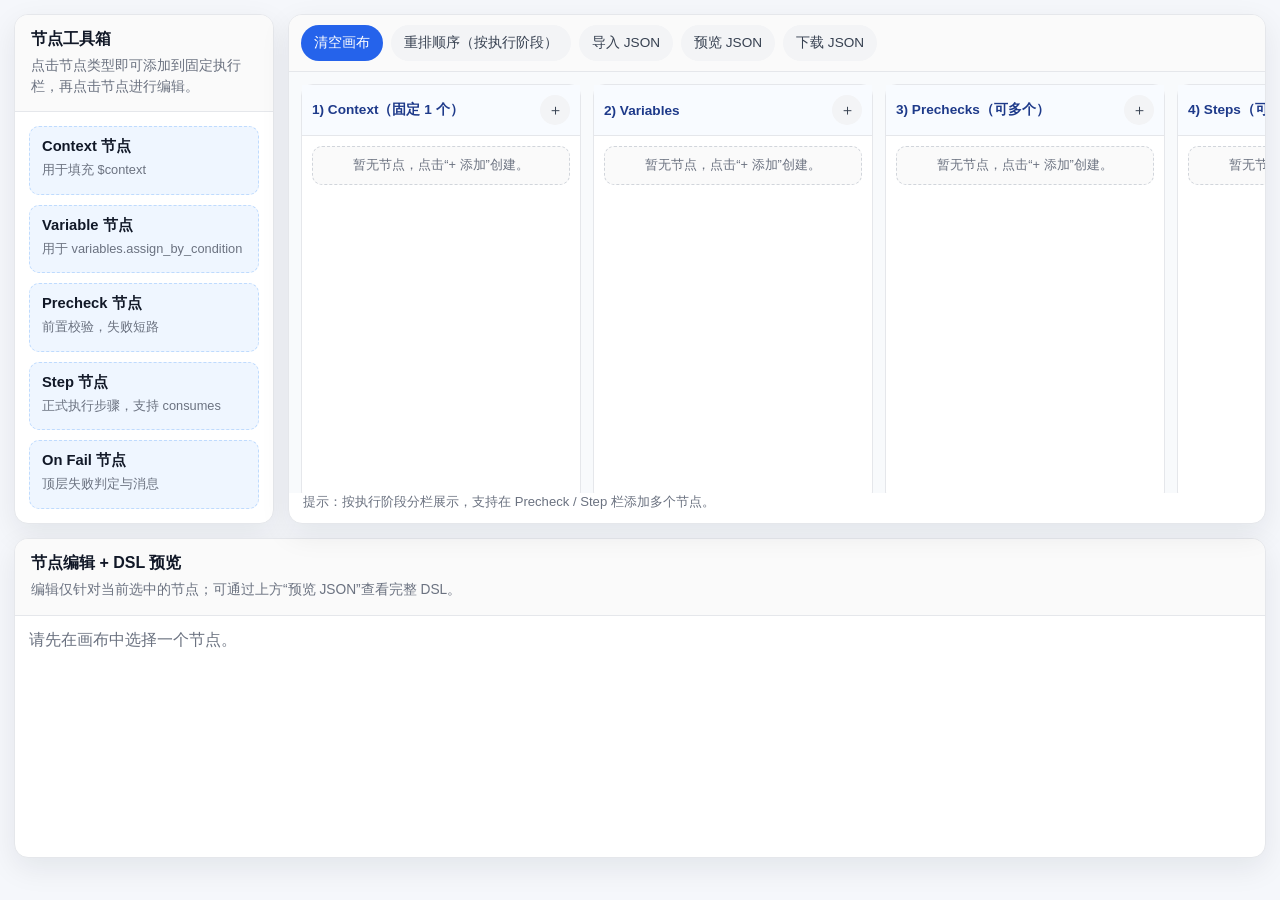
<file: playground/exec_dsl_flow_designer.html>
<!DOCTYPE html>
<html lang="zh-CN">
<head>
  <meta charset="UTF-8" />
  <meta name="viewport" content="width=device-width, initial-scale=1.0" />
  <title>ExecDSL 流程图式设计器（实验版）</title>
  <style>
    :root {
      --bg: #f5f7fb;
      --panel: #ffffff;
      --line: #e5e7eb;
      --text: #111827;
      --muted: #6b7280;
      --accent: #2563eb;
      --accent-soft: #dbeafe;
      --danger: #dc2626;
      --success: #16a34a;
      --shadow: 0 10px 30px rgba(15, 23, 42, 0.08);
      --radius: 14px;
    }

    * { box-sizing: border-box; }

    body {
      margin: 0;
      font-family: "Inter", "PingFang SC", "Microsoft YaHei", sans-serif;
      color: var(--text);
      background: var(--bg);
    }

    .app {
      display: grid;
      grid-template-columns: minmax(240px, 280px) minmax(0, 1fr) minmax(320px, 380px);
      height: calc(100vh - 28px);
      gap: 14px;
      padding: 14px;
    }

    .panel {
      display: grid;
      grid-template-rows: auto minmax(0, 1fr);
      background: var(--panel);
      border: 1px solid var(--line);
      border-radius: var(--radius);
      box-shadow: var(--shadow);
      overflow: hidden;
      min-height: 0;
    }

    .panel-head {
      padding: 14px 16px;
      border-bottom: 1px solid var(--line);
      background: #fafafa;
    }

    .panel-title {
      margin: 0;
      font-size: 1rem;
      font-weight: 700;
    }

    .panel-sub {
      margin-top: 6px;
      color: var(--muted);
      font-size: 0.86rem;
      line-height: 1.5;
    }

    .panel-body {
      padding: 14px;
      display: grid;
      gap: 10px;
      min-height: 0;
      overflow: auto;
    }

    .tool-item {
      border: 1px dashed #bfdbfe;
      background: #eff6ff;
      border-radius: 10px;
      padding: 10px 12px;
      cursor: pointer;
      user-select: none;
      transition: transform .15s ease, box-shadow .15s ease, border-color .15s ease;
    }

    .tool-item:active { cursor: pointer; }
    .tool-item:hover {
      transform: translateY(-1px);
      box-shadow: 0 8px 18px rgba(37, 99, 235, 0.14);
      border-color: #93c5fd;
    }

    .tool-item strong {
      display: block;
      font-size: 0.92rem;
      margin-bottom: 4px;
    }

    .tool-item span {
      color: var(--muted);
      font-size: 0.8rem;
      line-height: 1.4;
    }

    .canvas-wrap {
      position: relative;
      display: grid;
      grid-template-rows: auto minmax(0, 1fr) auto;
      min-height: 0;
    }

    .canvas-toolbar {
      padding: 10px 12px;
      border-bottom: 1px solid var(--line);
      display: flex;
      flex-wrap: wrap;
      gap: 8px;
      background: #fafafa;
    }

    button {
      border: 1px solid transparent;
      padding: 8px 12px;
      border-radius: 999px;
      font: inherit;
      font-size: 0.85rem;
      cursor: pointer;
      transition: transform .15s ease, opacity .15s ease, box-shadow .15s ease;
    }
    button:hover { transform: translateY(-1px); }
    button:active { transform: translateY(0); opacity: .9; }

    .btn-primary { background: var(--accent); color: #fff; }
    .btn-muted { background: #f3f4f6; color: #374151; }
    .btn-danger { background: #fee2e2; color: var(--danger); }
    .btn-primary:hover { box-shadow: 0 8px 16px rgba(37, 99, 235, 0.24); }

    #canvas {
      position: relative;
      overflow: auto;
      min-height: 0;
      background: #f8fafc;
    }

    #dropZone {
      display: grid;
      grid-template-columns: repeat(5, minmax(240px, 280px));
      gap: 12px;
      padding: 12px;
      align-items: start;
      min-width: 100%;
      width: max-content;
    }

    .flow-lane {
      border: 1px solid var(--line);
      border-radius: 12px;
      background: #fff;
      min-height: 420px;
      display: grid;
      grid-template-rows: auto 1fr;
    }
    .flow-lane-head {
      padding: 10px;
      border-bottom: 1px solid var(--line);
      background: #f8fbff;
      display: flex;
      justify-content: space-between;
      align-items: center;
      gap: 8px;
    }
    .flow-lane-head strong {
      font-size: 0.85rem;
      color: #1e3a8a;
    }
    .flow-lane-body {
      padding: 10px;
      display: grid;
      gap: 8px;
      align-content: start;
    }
    .lane-empty {
      color: var(--muted);
      font-size: 0.8rem;
      border: 1px dashed #d1d5db;
      border-radius: 10px;
      padding: 10px;
      text-align: center;
      background: #fafafa;
    }

    .flow-node {
      position: relative;
      width: 100%;
      border: 1px solid var(--line);
      border-radius: 12px;
      background: #fff;
      box-shadow: 0 6px 18px rgba(15, 23, 42, 0.08);
      cursor: pointer;
      transition: box-shadow .15s ease, border-color .15s ease;
    }

    .flow-node:hover { box-shadow: 0 10px 26px rgba(15, 23, 42, 0.14); }

    .flow-node.selected {
      border-color: var(--accent);
      box-shadow: 0 0 0 3px var(--accent-soft);
    }

    .flow-node .node-head {
      padding: 8px 10px;
      border-bottom: 1px solid var(--line);
      font-size: 0.82rem;
      display: flex;
      justify-content: space-between;
      color: #1d4ed8;
      background: #eff6ff;
      border-radius: 12px 12px 0 0;
      font-weight: 700;
    }
    .flow-node .node-head span {
      min-width: 0;
      overflow-wrap: anywhere;
      word-break: break-word;
    }
    .flow-node .node-head span:first-child {
      flex: 1 1 auto;
      padding-right: 8px;
    }
    .flow-node .node-head span:last-child {
      flex: 0 0 auto;
      white-space: nowrap;
    }

    .flow-node .node-body {
      padding: 10px;
      display: grid;
      gap: 6px;
      font-size: 0.84rem;
      min-width: 0;
      overflow-wrap: anywhere;
      word-break: break-word;
    }
    .flow-node .node-body strong,
    .flow-node .node-body .muted,
    .step-sub-item {
      overflow-wrap: anywhere;
      word-break: break-word;
    }
    .node-head-actions {
      display: inline-flex;
      align-items: center;
      gap: 6px;
    }
    .node-delete-btn {
      border: 1px solid #fecaca;
      background: #fff1f2;
      color: #b91c1c;
      border-radius: 8px;
      font-size: 0.72rem;
      padding: 2px 6px;
      cursor: pointer;
      line-height: 1.2;
    }
    .node-delete-btn:hover {
      background: #ffe4e6;
    }
    .icon-btn {
      min-width: 30px;
      height: 30px;
      border-radius: 50%;
      display: inline-flex;
      align-items: center;
      justify-content: center;
      font-size: 0.94rem;
      padding: 0;
      line-height: 1;
    }

    .muted { color: var(--muted); }

    .field {
      display: grid;
      gap: 6px;
      margin-bottom: 10px;
    }

    .field label {
      font-size: 0.82rem;
      color: var(--muted);
      font-weight: 600;
    }

    .field input,
    .field textarea,
    .field select {
      width: 100%;
      border: 1px solid var(--line);
      border-radius: 10px;
      padding: 8px 10px;
      font: inherit;
      font-size: 0.86rem;
      resize: vertical;
      min-height: 38px;
    }

    .field textarea { min-height: 90px; line-height: 1.5; }
    .field-note {
      margin-top: 2px;
      color: var(--muted);
      font-size: 0.76rem;
      line-height: 1.5;
    }

    .field-autocomplete { position: relative; }
    .autocomplete-panel {
      display: none;
      position: absolute;
      left: 0;
      right: 0;
      top: calc(100% - 4px);
      z-index: 12;
      border: 1px solid var(--line);
      border-radius: 10px;
      background: #fff;
      box-shadow: 0 16px 28px rgba(15, 23, 42, 0.12);
      padding: 8px;
      gap: 6px;
      max-height: 180px;
      overflow: auto;
    }
    .autocomplete-panel.show { display: grid; }
    .autocomplete-item {
      border: 1px solid #dbeafe;
      background: #f8fbff;
      color: #1e3a8a;
      border-radius: 8px;
      text-align: left;
      padding: 6px 8px;
      font-size: 0.8rem;
      cursor: pointer;
    }
    .autocomplete-item:hover,
    .autocomplete-item.active {
      background: #dbeafe;
      border-color: #93c5fd;
    }
    .autocomplete-waiting {
      font-size: 0.8rem;
      color: var(--muted);
      padding: 4px 2px;
    }

    pre {
      margin: 0;
      background: #0f172a;
      color: #e2e8f0;
      border-radius: 12px;
      padding: 12px;
      font-size: 0.78rem;
      line-height: 1.5;
      max-height: 42vh;
      overflow: auto;
    }

    .status {
      font-size: 0.82rem;
      color: var(--muted);
      padding: 0 14px 12px;
    }

    .status strong { color: var(--success); }
    .status-warn strong { color: #b45309; }

    @media (max-width: 1500px) {
      .app {
        grid-template-columns: 260px minmax(0, 1fr) 340px;
      }
    }

    @media (max-width: 1280px) {
      .app {
        grid-template-columns: minmax(220px, 260px) minmax(0, 1fr);
      }

      .app > aside:last-child {
        grid-column: 1 / -1;
        min-height: 320px;
      }
    }
  </style>
</head>
<body>
  <div class="app">
    <aside class="panel">
      <div class="panel-head">
        <h2 class="panel-title">节点工具箱</h2>
        <div class="panel-sub">点击节点类型即可添加到固定执行栏，再点击节点进行编辑。</div>
      </div>
      <div class="panel-body" id="toolbox"></div>
    </aside>

    <main class="panel canvas-wrap">
      <div class="canvas-toolbar">
        <button class="btn-primary" id="btnReset">清空画布</button>
        <button class="btn-muted" id="btnArrange">重排顺序（按执行阶段）</button>
        <button class="btn-muted" id="btnImport">导入 JSON</button>
        <button class="btn-muted" id="btnPreview">预览 JSON</button>
        <button class="btn-muted" id="btnExport">下载 JSON</button>
        <input type="file" id="fileImportJson" accept="application/json" style="display:none;" />
      </div>
      <section id="canvas">
        <div id="dropZone"></div>
      </section>
      <div class="status" id="statusText">提示：按执行阶段分栏展示，支持在 Precheck / Step 栏添加多个节点。</div>
    </main>

    <aside class="panel">
      <div class="panel-head">
        <h2 class="panel-title">节点编辑 + DSL 预览</h2>
        <div class="panel-sub">编辑仅针对当前选中的节点；可通过上方“预览 JSON”查看完整 DSL。</div>
      </div>
      <div class="panel-body" id="editorPanel">
        <div class="muted">请先在画布中选择一个节点。</div>
      </div>
    </aside>
  </div>

  <dialog id="jsonPreviewDialog" style="width:min(920px,92vw); border:1px solid #e5e7eb; border-radius:14px; padding:0; box-shadow:0 24px 48px rgba(15, 23, 42, .2);">
    <div style="padding:12px 14px; border-bottom:1px solid #e5e7eb; display:flex; justify-content:space-between; align-items:center;">
      <strong style="font-size:0.95rem;">ExecDSL JSON 预览</strong>
      <button class="btn-muted" id="btnClosePreview" style="padding:6px 10px;">关闭</button>
    </div>
    <div style="padding:12px;">
      <pre id="dslPreview" style="max-height:60vh;"></pre>
    </div>
  </dialog>

  <script>
    const NODE_DEFS = [
      { type: 'context', label: 'Context 节点', hint: '用于填充 $context', defaultTitle: '加载上下文', sqlRole: true },
      { type: 'variable', label: 'Variable 节点', hint: '用于 variables.assign_by_condition', defaultTitle: '计算变量', decisionRole: true },
      { type: 'precheck', label: 'Precheck 节点', hint: '前置校验，失败短路', defaultTitle: '前置检查', sqlRole: true },
      { type: 'step', label: 'Step 节点', hint: '正式执行步骤，支持 consumes', defaultTitle: '执行步骤', sqlRole: true },
      { type: 'on_fail', label: 'On Fail 节点', hint: '顶层失败判定与消息', defaultTitle: '最终失败判定', decisionRole: true },
    ];

    const toolbox = document.getElementById('toolbox');
    const canvas = document.getElementById('canvas');
    const dropZone = document.getElementById('dropZone');
    const editorPanel = document.getElementById('editorPanel');
    const dslPreview = document.getElementById('dslPreview');
    const jsonPreviewDialog = document.getElementById('jsonPreviewDialog');
    const statusText = document.getElementById('statusText');

    const state = {
      nodes: [],
      selectedId: null,
    };

    const FIXED_TYPES = new Set(['context', 'on_fail']);

    function getDefaultDecisionByNodeType(nodeType) {
      if (nodeType === 'on_fail') {
        return 'exists($steps.some_step.some_output)';
      }
      if (nodeType === 'precheck') {
        return 'exists';
      }
      return '';
    }

    function makeNode(def, x, y) {
      return {
        id: makeNodeId(),
        type: def.type,
        title: def.defaultTitle,
        x,
        y,
        sql: 'SELECT 1 AS ok;',
        sqlParamsText: '{}',
        sqlParams: [{ key: '', value: '' }],
        datasource: 'saas_db',
        resultMode: def.type === 'context' ? 'record' : 'records',
        decision: getDefaultDecisionByNodeType(def.type),
        variableValue: '',
        variableDefault: '',
        failMode: 'single',
        messageCn: '',
        messageEn: '',
        divider: '',
        outputs: 'ok',
        consumes: '',
        stepOrder: def.type === 'step' ? getNextStepOrder() : null,
      };
    }

    function makeNodeId() {
      return `node_${Date.now()}_${Math.random().toString(16).slice(2, 7)}`;
    }

    function renderToolbox() {
      toolbox.innerHTML = '';
      NODE_DEFS.forEach((def) => {
        const card = document.createElement('div');
        card.className = 'tool-item';
        card.innerHTML = `<strong>${def.label}</strong><span>${def.hint}</span>`;
        card.addEventListener('click', () => addNodeByType(def.type));
        toolbox.appendChild(card);
      });
    }

    function renderCanvas() {
      dropZone.innerHTML = '';
      const lanes = [
        { type: 'context', label: '1) Context（固定 1 个）' },
        { type: 'variable', label: '2) Variables' },
        { type: 'precheck', label: '3) Prechecks（可多个）' },
        { type: 'step', label: '4) Steps（可多个）' },
        { type: 'on_fail', label: '5) On Fail（固定 1 个）' },
      ];

      lanes.forEach((lane) => {
        const laneEl = document.createElement('section');
        laneEl.className = 'flow-lane';
        laneEl.innerHTML = `
          <div class="flow-lane-head">
            <strong>${lane.label}</strong>
            <button class="btn-muted icon-btn" data-add-type="${lane.type}" type="button" title="新增 ${lane.type} 节点" aria-label="新增 ${lane.type} 节点">＋</button>
          </div>
          <div class="flow-lane-body" data-lane-body="${lane.type}"></div>
        `;
        const addBtn = laneEl.querySelector('[data-add-type]');
        addBtn.addEventListener('click', () => addNodeByType(lane.type));
        dropZone.appendChild(laneEl);
      });

      const laneNodeMap = {
        context: state.nodes.filter((item) => item.type === 'context'),
        variable: state.nodes.filter((item) => item.type === 'variable'),
        precheck: state.nodes.filter((item) => item.type === 'precheck'),
        step: getSortedSteps(),
        on_fail: state.nodes.filter((item) => item.type === 'on_fail'),
      };

      Object.entries(laneNodeMap).forEach(([laneType, laneNodes]) => {
        const laneBody = dropZone.querySelector(`[data-lane-body="${laneType}"]`);
        if (!laneBody) return;
        if (!laneNodes.length) {
          laneBody.innerHTML = '<div class="lane-empty">暂无节点，点击“+ 添加”创建。</div>';
          return;
        }
        laneNodes.forEach((node, index) => {
          const nodeRank = node.type === 'step' ? `S${node.stepOrder || index + 1}` : `#${index + 1}`;
          const el = document.createElement('article');
          el.className = `flow-node${state.selectedId === node.id ? ' selected' : ''}`;
          el.dataset.nodeId = node.id;
          el.innerHTML = `
            <div class="node-head">
              <span>${node.type}</span>
              <span class="node-head-actions">
                <span>${nodeRank}</span>
                <button class="node-delete-btn icon-btn" type="button" data-node-delete="${node.id}" title="删除节点" aria-label="删除节点">🗑</button>
              </span>
            </div>
            <div class="node-body">
              <strong>${escapeHtml(node.title || '(未命名节点)')}</strong>
              <div class="muted">ds: ${escapeHtml(node.datasource || '-')} / mode: ${escapeHtml(node.resultMode || '-')}</div>
              <div class="muted">outputs: ${escapeHtml(node.outputs || '无')}</div>
            </div>
          `;
          el.addEventListener('click', () => selectNode(node.id));
          const deleteButton = el.querySelector('[data-node-delete]');
          if (deleteButton) {
            deleteButton.addEventListener('click', (event) => {
              event.stopPropagation();
              deleteNodeById(node.id);
            });
          }
          laneBody.appendChild(el);
        });
      });
    }

    function addNodeByType(nodeType) {
      const def = NODE_DEFS.find((item) => item.type === nodeType);
      if (!def) return;
      if (FIXED_TYPES.has(nodeType) && state.nodes.some((item) => item.type === nodeType)) {
        statusText.classList.add('status-warn');
        statusText.innerHTML = `<strong>${escapeHtml(nodeType)}</strong> 顶层仅允许 1 个节点。`;
        return;
      }
      const node = makeNode(def, 0, 0);
      state.nodes.push(node);
      if (node.type === 'step') {
        applyStepVerticalLayout();
      }
      state.selectedId = node.id;
      renderCanvas();
      renderEditor();
      saveLocal();
      statusText.classList.remove('status-warn');
      statusText.innerHTML = `<strong>已添加节点：</strong>${escapeHtml(def.label)}`;
    }

    function selectNode(nodeId) {
      state.selectedId = nodeId;
      renderCanvas();
      renderEditor();
    }

    function renderEditor() {
      const node = state.nodes.find((item) => item.id === state.selectedId);
      if (!node) {
        editorPanel.innerHTML = '<div class="muted">请先在画布中选择一个节点。</div>';
        return;
      }

      editorPanel.innerHTML = `
        <div class="field">
          <label>节点标题</label>
          <input id="f_title" value="${escapeAttr(node.title)}" />
        </div>
        <div class="field">
          <label>类型（只读）</label>
          <input value="${node.type}" disabled />
        </div>
        ${node.type === 'step' ? `
        <div class="field">
          <label>Step 顺序</label>
          <input value="${node.stepOrder || '-'}" disabled />
          <div style="display:flex; gap:8px; flex-wrap:wrap;">
            <button class="btn-muted" id="btnStepUp">上移</button>
            <button class="btn-muted" id="btnStepDown">下移</button>
          </div>
        </div>
        ` : ''}
        ${node.type === 'context' || node.type === 'precheck' || node.type === 'step' ? `
        <div class="field">
          <label>Datasource</label>
          <input id="f_datasource" value="${escapeAttr(node.datasource || '')}" />
        </div>
        <div class="field">
          <label>Result Mode</label>
          <select id="f_result_mode">
            <option value="record" ${(node.resultMode || '') === 'record' ? 'selected' : ''}>record</option>
            <option value="records" ${(node.resultMode || '') === 'records' ? 'selected' : ''}>records</option>
          </select>
        </div>
        <div class="field field-autocomplete">
          <label>SQL</label>
          <textarea id="f_sql" data-ref-autocomplete="true">${escapeHtml(node.sql)}</textarea>
          <div class="field-note">输入 <code>$</code> 可联想运行时变量路径（例如 <code>$steps.xx.yy</code>）。</div>
          <div class="autocomplete-panel" id="ac_sql"></div>
        </div>
        <div class="field">
          <label>SQL 变量（key/value）</label>
          <div id="f_sql_params_rows"></div>
          <button class="btn-muted icon-btn" id="btnAddSqlParam" type="button" title="新增 SQL 变量" aria-label="新增 SQL 变量">＋</button>
        </div>
        ` : ''}
        <div class="field">
          <label>Decision（用于 precheck/on_fail/variable）</label>
          <input id="f_decision" data-ref-autocomplete="true" value="${escapeAttr(node.decision || '')}" />
        </div>
        ${node.type === 'variable' ? `
        <div class="field">
          <label>命中条件后的赋值（value）</label>
          <input id="f_variable_value" data-ref-autocomplete="true" value="${escapeAttr(node.variableValue || '')}" placeholder="例如 1000 或 \"PASS\"" />
        </div>
        <div class="field">
          <label>默认值（default）</label>
          <input id="f_variable_default" data-ref-autocomplete="true" value="${escapeAttr(node.variableDefault || '')}" placeholder="例如 500" />
        </div>
        ` : ''}
        ${node.type === 'precheck' || node.type === 'on_fail' ? `
        <div class="field">
          <label>Fail Mode</label>
          <select id="f_fail_mode">
            <option value="single" ${(node.failMode || '') === 'single' ? 'selected' : ''}>single</option>
            <option value="sub_repeat" ${(node.failMode || '') === 'sub_repeat' ? 'selected' : ''}>sub_repeat</option>
            <option value="full_repeat" ${(node.failMode || '') === 'full_repeat' ? 'selected' : ''}>full_repeat</option>
          </select>
        </div>
        <div class="field">
          <label>Message CN</label>
          <textarea id="f_message_cn" data-ref-autocomplete="true">${escapeHtml(node.messageCn || '')}</textarea>
        </div>
        <div class="field">
          <label>Message EN</label>
          <textarea id="f_message_en" data-ref-autocomplete="true">${escapeHtml(node.messageEn || '')}</textarea>
        </div>
        <div class="field">
          <label>Divider（sub_repeat 时使用）</label>
          <input id="f_divider" value="${escapeAttr(node.divider || '')}" />
        </div>
        ` : ''}
        <div class="field">
          <label>Outputs（逗号分隔）</label>
          <input id="f_outputs" value="${escapeAttr(node.outputs)}" />
        </div>
        <div class="field field-autocomplete">
          <label>Consumes（逗号分隔 step name，可写 step_name:alias）</label>
          <input id="f_consumes" value="${escapeAttr(node.consumes)}" />
          <div class="field-note">输入时会联想已有 step 节点 name。</div>
          <div class="autocomplete-panel" id="ac_consumes"></div>
        </div>      `;

      const persistEditorNode = () => {
        node.title = document.getElementById('f_title').value.trim();
        node.decision = document.getElementById('f_decision').value.trim();
        if (node.type === 'variable') {
          node.variableValue = document.getElementById('f_variable_value').value.trim();
          node.variableDefault = document.getElementById('f_variable_default').value.trim();
        }
        if (node.type === 'context' || node.type === 'precheck' || node.type === 'step') {
          node.sql = document.getElementById('f_sql').value;
          node.sqlParams = readSqlParamRows();
          node.sqlParamsText = JSON.stringify(sqlParamsRowsToObject(node.sqlParams));
          node.datasource = document.getElementById('f_datasource').value.trim();
          node.resultMode = document.getElementById('f_result_mode').value;
        }
        if (node.type === 'precheck' || node.type === 'on_fail') {
          node.failMode = document.getElementById('f_fail_mode').value;
          node.messageCn = document.getElementById('f_message_cn').value;
          node.messageEn = document.getElementById('f_message_en').value;
          node.divider = document.getElementById('f_divider').value.trim();
        }
        node.outputs = document.getElementById('f_outputs').value.trim();
        node.consumes = document.getElementById('f_consumes').value.trim();
        renderCanvas();
        saveLocal();
        statusText.classList.remove('status-warn');
        statusText.innerHTML = `<strong>已自动保存：</strong>${escapeHtml(node.title || node.id)}`;
      };

      if (node.type === 'context' || node.type === 'precheck' || node.type === 'step') {
        renderSqlParamRows(node, persistEditorNode);
      }
      [
        'f_title',
        'f_decision',
        'f_variable_value',
        'f_variable_default',
        'f_sql',
        'f_datasource',
        'f_result_mode',
        'f_fail_mode',
        'f_message_cn',
        'f_message_en',
        'f_divider',
        'f_outputs',
        'f_consumes',
      ].forEach((elementId) => {
        const input = document.getElementById(elementId);
        if (!input) return;
        input.addEventListener('change', persistEditorNode);
      });

      if (node.type === 'step') {
        document.getElementById('btnStepUp').addEventListener('click', () => {
          moveStepOrder(node.id, -1);
        });
        document.getElementById('btnStepDown').addEventListener('click', () => {
          moveStepOrder(node.id, 1);
        });
      }

      bindAutocompletes(node);
    }

    function deleteNodeById(nodeId) {
      state.nodes = state.nodes.filter((item) => item.id !== nodeId);
      applyStepVerticalLayout();
      if (state.selectedId === nodeId) {
        state.selectedId = null;
      }
      renderCanvas();
      renderEditor();
      saveLocal();
      statusText.classList.remove('status-warn');
      statusText.innerHTML = '已删除节点。';
    }

    function getNextStepOrder() {
      const stepOrders = state.nodes
        .filter((item) => item.type === 'step' && Number.isFinite(item.stepOrder))
        .map((item) => item.stepOrder);
      if (!stepOrders.length) return 1;
      return Math.max(...stepOrders) + 1;
    }

    function renderSqlParamRows(node, onChanged) {
      const rowsContainer = document.getElementById('f_sql_params_rows');
      const addButton = document.getElementById('btnAddSqlParam');
      if (!rowsContainer || !addButton) return;
      const rows = Array.isArray(node.sqlParams) && node.sqlParams.length ? node.sqlParams : [{ key: '', value: '' }];
      const drawRows = () => {
        rowsContainer.innerHTML = rows.map((row, index) => `
          <div style="display:grid; grid-template-columns:1fr 1fr auto; gap:6px; margin-bottom:6px;">
            <input data-sql-key="${index}" value="${escapeAttr(row.key || '')}" placeholder="变量名，如 user_id" />
            <input data-sql-value="${index}" value="${escapeAttr(row.value || '')}" placeholder="值，如 $input.user_id 或 100" />
            <button class="btn-danger icon-btn" type="button" data-sql-remove="${index}" title="删除 SQL 变量" aria-label="删除 SQL 变量">🗑</button>
          </div>
        `).join('');
        rowsContainer.querySelectorAll('[data-sql-remove]').forEach((button) => {
          button.addEventListener('click', () => {
            const removeIndex = Number(button.getAttribute('data-sql-remove'));
            rows.splice(removeIndex, 1);
            if (!rows.length) rows.push({ key: '', value: '' });
            drawRows();
            if (typeof onChanged === 'function') onChanged();
          });
        });
        rowsContainer.querySelectorAll('[data-sql-key], [data-sql-value]').forEach((input) => {
          input.addEventListener('change', () => {
            if (typeof onChanged === 'function') onChanged();
          });
        });
      };
      drawRows();
      addButton.addEventListener('click', () => {
        rows.push({ key: '', value: '' });
        drawRows();
        if (typeof onChanged === 'function') onChanged();
      });
    }

    function readSqlParamRows() {
      const keyInputs = Array.from(document.querySelectorAll('[data-sql-key]'));
      const valueInputs = Array.from(document.querySelectorAll('[data-sql-value]'));
      return keyInputs.map((input, index) => ({
        key: input.value.trim(),
        value: valueInputs[index] ? valueInputs[index].value.trim() : '',
      }));
    }

    function sqlParamsRowsToObject(rows) {
      const result = {};
      rows.forEach((row) => {
        if (!row.key) return;
        result[row.key] = parseInputValue(row.value);
      });
      return result;
    }

    function objectToSqlParamsRows(rawObject) {
      if (!rawObject || typeof rawObject !== 'object' || Array.isArray(rawObject)) {
        return [{ key: '', value: '' }];
      }
      const entries = Object.entries(rawObject).map(([key, value]) => ({
        key,
        value: normalizeValueToInput(value),
      }));
      return entries.length ? entries : [{ key: '', value: '' }];
    }

    function getSortedSteps() {
      return state.nodes
        .filter((item) => item.type === 'step')
        .sort((left, right) => (left.stepOrder || 0) - (right.stepOrder || 0));
    }

    function moveStepOrder(nodeId, offset) {
      const steps = getSortedSteps();
      const currentIndex = steps.findIndex((item) => item.id === nodeId);
      if (currentIndex < 0) return;
      const targetIndex = currentIndex + offset;
      if (targetIndex < 0 || targetIndex >= steps.length) return;
      const currentStep = steps[currentIndex];
      const targetStep = steps[targetIndex];
      const temp = currentStep.stepOrder;
      currentStep.stepOrder = targetStep.stepOrder;
      targetStep.stepOrder = temp;
      applyStepVerticalLayout();
      renderCanvas();
      renderEditor();
      saveLocal();
      statusText.classList.remove('status-warn');
      statusText.innerHTML = `<strong>已调整 Step 顺序：</strong>${escapeHtml(currentStep.title || currentStep.id)}`;
    }

    function applyStepVerticalLayout() {
      const steps = getSortedSteps();
      steps.forEach((stepNode, index) => {
        stepNode.stepOrder = index + 1;
      });
    }

    function bindAutocompletes(node) {
      const sqlTextarea = document.getElementById('f_sql');
      const sqlPanel = document.getElementById('ac_sql');
      const consumesInput = document.getElementById('f_consumes');
      const consumesPanel = document.getElementById('ac_consumes');

      if (sqlTextarea && sqlPanel) {
        createAutocomplete({
          inputEl: sqlTextarea,
          panelEl: sqlPanel,
          getKeyword: () => {
            const cursor = sqlTextarea.selectionStart || 0;
            const beforeCursor = sqlTextarea.value.slice(0, cursor);
            const matched = beforeCursor.match(/[$][a-zA-Z0-9_.]*$/);
            return matched ? matched[0] : '';
          },
          buildOptions: (keyword) => {
            const suggestionPool = getRuntimePathSuggestions(node);
            if (!keyword) return [];
            return suggestionPool.filter((item) => item.toLowerCase().includes(keyword.toLowerCase()));
          },
          applySuggestion: (value) => {
            const cursor = sqlTextarea.selectionStart || 0;
            const beforeCursor = sqlTextarea.value.slice(0, cursor);
            const afterCursor = sqlTextarea.value.slice(cursor);
            const matched = beforeCursor.match(/[$][a-zA-Z0-9_.]*$/);
            if (!matched) return;
            const start = cursor - matched[0].length;
            sqlTextarea.value = `${beforeCursor.slice(0, start)}${value}${afterCursor}`;
            const nextCursor = start + value.length;
            sqlTextarea.selectionStart = nextCursor;
            sqlTextarea.selectionEnd = nextCursor;
            sqlTextarea.focus();
          },
        });
      }

      if (consumesInput && consumesPanel) {
        createAutocomplete({
          inputEl: consumesInput,
          panelEl: consumesPanel,
          getKeyword: () => {
            const cursor = consumesInput.selectionStart || 0;
            const beforeCursor = consumesInput.value.slice(0, cursor);
            const token = beforeCursor.split(',').pop() || '';
            return token.trim();
          },
          buildOptions: (keyword) => {
            const stepIds = getStepIdSuggestions(node.id);
            return stepIds.filter((item) => item.toLowerCase().includes(keyword.toLowerCase()));
          },
          applySuggestion: (value) => {
            const cursor = consumesInput.selectionStart || 0;
            const beforeCursor = consumesInput.value.slice(0, cursor);
            const afterCursor = consumesInput.value.slice(cursor);
            const parts = beforeCursor.split(',');
            parts[parts.length - 1] = ` ${value}`;
            const nextBefore = parts.join(',').replace(/^ /, '');
            consumesInput.value = `${nextBefore}${afterCursor}`;
            const nextCursor = nextBefore.length;
            consumesInput.selectionStart = nextCursor;
            consumesInput.selectionEnd = nextCursor;
            consumesInput.focus();
          },
        });
      }
      bindRuntimeAutocomplete(node);
    }

    const runtimeAutocompleteEl = document.createElement('div');
    runtimeAutocompleteEl.className = 'autocomplete-panel';
    runtimeAutocompleteEl.style.position = 'fixed';
    runtimeAutocompleteEl.style.left = '0';
    runtimeAutocompleteEl.style.top = '0';
    runtimeAutocompleteEl.style.width = 'min(420px, 80vw)';
    runtimeAutocompleteEl.style.display = 'none';
    runtimeAutocompleteEl.style.zIndex = '60';
    document.body.appendChild(runtimeAutocompleteEl);
    const runtimeAutocompleteState = {
      target: null,
      matches: [],
      activeIndex: 0,
      range: null,
    };

    function getReferenceRange(target) {
      const start = target.selectionStart || 0;
      const end = target.selectionEnd || 0;
      if (start !== end) return null;
      const value = target.value || '';
      let tokenStart = start;
      while (tokenStart > 0 && /[\$.\w]/.test(value[tokenStart - 1])) {
        tokenStart -= 1;
      }
      let tokenEnd = start;
      while (tokenEnd < value.length && /[\$.\w]/.test(value[tokenEnd])) {
        tokenEnd += 1;
      }
      const token = value.slice(tokenStart, tokenEnd);
      if (!token.startsWith('$')) return null;
      return { start: tokenStart, end: tokenEnd, token };
    }

    function hideRuntimeAutocomplete() {
      runtimeAutocompleteState.target = null;
      runtimeAutocompleteState.matches = [];
      runtimeAutocompleteState.activeIndex = 0;
      runtimeAutocompleteState.range = null;
      runtimeAutocompleteEl.style.display = 'none';
      runtimeAutocompleteEl.innerHTML = '';
    }

    function renderRuntimeAutocomplete() {
      runtimeAutocompleteEl.innerHTML = runtimeAutocompleteState.matches
        .map((item, index) => `
          <button type="button" class="autocomplete-item${index === runtimeAutocompleteState.activeIndex ? ' active' : ''}" data-ac-index="${index}">
            ${escapeHtml(item)}
          </button>
        `)
        .join('');
      runtimeAutocompleteEl.style.display = runtimeAutocompleteState.matches.length ? 'grid' : 'none';
      runtimeAutocompleteEl.querySelectorAll('[data-ac-index]').forEach((button) => {
        button.addEventListener('mousedown', (event) => {
          event.preventDefault();
          const index = Number(button.getAttribute('data-ac-index'));
          applyRuntimeAutocomplete(index);
        });
      });
    }

    function applyRuntimeAutocomplete(index) {
      const match = runtimeAutocompleteState.matches[index];
      const target = runtimeAutocompleteState.target;
      const range = runtimeAutocompleteState.range;
      if (!match || !target || !range) {
        hideRuntimeAutocomplete();
        return;
      }
      const value = target.value || '';
      target.value = `${value.slice(0, range.start)}${match}${value.slice(range.end)}`;
      const nextCaret = range.start + match.length;
      target.focus();
      target.setSelectionRange(nextCaret, nextCaret);
      hideRuntimeAutocomplete();
    }

    function positionRuntimeAutocomplete(target) {
      const rect = target.getBoundingClientRect();
      runtimeAutocompleteEl.style.left = `${Math.max(12, rect.left)}px`;
      runtimeAutocompleteEl.style.top = `${Math.min(window.innerHeight - 20, rect.bottom + 8)}px`;
    }

    function bindRuntimeAutocomplete(currentNode) {
      const updateAutocomplete = (target) => {
        if (!(target instanceof HTMLInputElement || target instanceof HTMLTextAreaElement)) {
          hideRuntimeAutocomplete();
          return;
        }
        if (target.dataset.refAutocomplete !== 'true') {
          hideRuntimeAutocomplete();
          return;
        }
        const range = getReferenceRange(target);
        if (!range) {
          hideRuntimeAutocomplete();
          return;
        }
        const token = range.token.toLowerCase();
        const matches = getRuntimePathSuggestions(currentNode)
          .filter((item) => item.toLowerCase().startsWith(token))
          .slice(0, 12);
        if (!matches.length) {
          hideRuntimeAutocomplete();
          return;
        }
        runtimeAutocompleteState.target = target;
        runtimeAutocompleteState.matches = matches;
        runtimeAutocompleteState.activeIndex = 0;
        runtimeAutocompleteState.range = range;
        positionRuntimeAutocomplete(target);
        renderRuntimeAutocomplete();
      };

      editorPanel.querySelectorAll('[data-ref-autocomplete="true"]').forEach((inputEl) => {
        inputEl.addEventListener('focus', () => updateAutocomplete(inputEl));
        inputEl.addEventListener('input', () => updateAutocomplete(inputEl));
        inputEl.addEventListener('click', () => updateAutocomplete(inputEl));
        inputEl.addEventListener('blur', () => {
          window.setTimeout(hideRuntimeAutocomplete, 120);
        });
        inputEl.addEventListener('keydown', (event) => {
          if (!runtimeAutocompleteState.matches.length || runtimeAutocompleteState.target !== inputEl) return;
          if (event.key === 'ArrowDown') {
            event.preventDefault();
            runtimeAutocompleteState.activeIndex = (runtimeAutocompleteState.activeIndex + 1) % runtimeAutocompleteState.matches.length;
            renderRuntimeAutocomplete();
            return;
          }
          if (event.key === 'ArrowUp') {
            event.preventDefault();
            runtimeAutocompleteState.activeIndex = (runtimeAutocompleteState.activeIndex - 1 + runtimeAutocompleteState.matches.length) % runtimeAutocompleteState.matches.length;
            renderRuntimeAutocomplete();
            return;
          }
          if (event.key === 'Enter') {
            event.preventDefault();
            applyRuntimeAutocomplete(runtimeAutocompleteState.activeIndex);
            return;
          }
          if (event.key === 'Escape') {
            hideRuntimeAutocomplete();
          }
        });
      });
    }

    function createAutocomplete(config) {
      const {
        inputEl,
        panelEl,
        getKeyword,
        buildOptions,
        applySuggestion,
      } = config;
      let activeIndex = -1;
      let currentOptions = [];
      let waitTimer = 0;

      const hidePanel = () => {
        panelEl.classList.remove('show');
        panelEl.innerHTML = '';
        activeIndex = -1;
        currentOptions = [];
      };

      const renderWaiting = () => {
        panelEl.classList.add('show');
        panelEl.innerHTML = '<div class="autocomplete-waiting">联想中...</div>';
      };

      const renderOptions = (options) => {
        currentOptions = options;
        activeIndex = options.length ? 0 : -1;
        if (!options.length) {
          panelEl.classList.remove('show');
          panelEl.innerHTML = '';
          return;
        }
        panelEl.classList.add('show');
        panelEl.innerHTML = options
          .map((item, index) => `
            <button type="button" class="autocomplete-item${index === activeIndex ? ' active' : ''}" data-value="${escapeAttr(item)}">${escapeHtml(item)}</button>
          `)
          .join('');
        panelEl.querySelectorAll('.autocomplete-item').forEach((button, index) => {
          button.addEventListener('mousedown', (event) => {
            event.preventDefault();
            applySuggestion(options[index]);
            hidePanel();
          });
        });
      };

      const updateActiveVisual = () => {
        panelEl.querySelectorAll('.autocomplete-item').forEach((button, index) => {
          button.classList.toggle('active', index === activeIndex);
        });
      };

      const requestSuggestions = () => {
        const keyword = getKeyword();
        if (!keyword) {
          hidePanel();
          return;
        }
        renderWaiting();
        clearTimeout(waitTimer);
        waitTimer = window.setTimeout(() => {
          const options = buildOptions(keyword).slice(0, 10);
          renderOptions(options);
        }, 220);
      };

      inputEl.addEventListener('focus', requestSuggestions);
      inputEl.addEventListener('input', requestSuggestions);
      inputEl.addEventListener('blur', () => {
        window.setTimeout(hidePanel, 120);
      });
      inputEl.addEventListener('keydown', (event) => {
        if (!panelEl.classList.contains('show') || !currentOptions.length) return;
        if (event.key === 'ArrowDown') {
          event.preventDefault();
          activeIndex = (activeIndex + 1) % currentOptions.length;
          updateActiveVisual();
          return;
        }
        if (event.key === 'ArrowUp') {
          event.preventDefault();
          activeIndex = (activeIndex - 1 + currentOptions.length) % currentOptions.length;
          updateActiveVisual();
          return;
        }
        if (event.key === 'Enter') {
          event.preventDefault();
          if (activeIndex >= 0 && activeIndex < currentOptions.length) {
            applySuggestion(currentOptions[activeIndex]);
            hidePanel();
          }
          return;
        }
        if (event.key === 'Escape') {
          hidePanel();
        }
      });
    }

    function getStepIdSuggestions(currentNodeId) {
      return state.nodes
        .filter((item) => item.type === 'step' && item.id !== currentNodeId)
        .map((item, index) => normalizeNodeKey(item, index + 1));
    }

    function getRuntimePathSuggestions(currentNode) {
      const basics = [
        '$input',
        '$context',
        '$variables',
        '$steps',
      ];
      const runtimePaths = [];

      state.nodes.forEach((item, index) => {
        const nodeKey = normalizeNodeKey(item, index + 1);
        const outputFields = (item.outputs || '')
          .split(',')
          .map((value) => value.trim())
          .filter(Boolean);
        if (item.type === 'context') {
          runtimePaths.push(`$context.${nodeKey}`);
          outputFields.forEach((field) => runtimePaths.push(`$context.${nodeKey}.${field}`));
        }
        if (item.type === 'variable') {
          runtimePaths.push(`$variables.${nodeKey}`);
        }
        if (item.type === 'step') {
          runtimePaths.push(`$steps.${nodeKey}`);
          outputFields.forEach((field) => runtimePaths.push(`$steps.${nodeKey}.${field}`));
        }
      });

      if (currentNode.type !== 'step') {
        basics.push('$steps.<step_id>.<output>');
      }
      return [...new Set([...basics, ...runtimePaths])];
    }

    function normalizeNodeKey(node, fallbackIndex) {
      const rawKey = (node.title || `${node.type}_${fallbackIndex}`).trim();
      return rawKey
        .replaceAll(/\s+/g, '_')
        .replaceAll(/[^a-zA-Z0-9_]/g, '_');
    }

    function toDslObject() {
      let context = null;
      const variables = {};
      const prechecks = [];
      const steps = [];
      let onFail = null;

      state.nodes.forEach((node, index) => {
        const key = normalizeNodeKey(node, index + 1);
        const outputs = node.outputs
          .split(',')
          .map((item) => item.trim())
          .filter(Boolean);
        const sqlParams = Array.isArray(node.sqlParams)
          ? sqlParamsRowsToObject(node.sqlParams)
          : parseJsonObjectOrEmpty(node.sqlParamsText || '{}');

        if (node.type === 'context') {
          context = {
            type: 'sql',
            datasource: node.datasource || 'saas_db',
            result_mode: node.resultMode || 'record',
            sql_template: node.sql,
            sql_params: sqlParams,
            outputs,
          };
        }

        if (node.type === 'variable') {
          const variableValue = parseInputValue(node.variableValue);
          const variableDefault = parseInputValue(node.variableDefault);
          variables[key] = {
            when: node.decision ? [{ condition: node.decision, value: variableValue }] : [],
            default: variableDefault,
          };
        }

        if (node.type === 'precheck') {
          prechecks.push({
            name: key,
            type: 'sql',
            datasource: node.datasource || 'saas_db',
            result_mode: node.resultMode || 'records',
            sql_template: node.sql,
            sql_params: sqlParams,
            on_fail: {
              decision: node.decision || 'exists',
              mode: node.failMode || 'single',
              message_cn: node.messageCn || `${key} 未通过`,
              message_en: node.messageEn || `${key} failed`,
              ...(node.divider ? { divider: node.divider } : {}),
            },
            outputs,
          });
        }

        if (node.type === 'step') {
          steps.push({
            name: key,
            type: 'sql',
            datasource: node.datasource || 'saas_db',
            result_mode: node.resultMode || 'records',
            sql_template: node.sql,
            sql_params: sqlParams,
            consumes: parseConsumesText(node.consumes),
            outputs,
            _step_order: node.stepOrder || 0,
          });
        }

        if (node.type === 'on_fail') {
          onFail = {
            decision: node.decision || 'exists($steps.some_step.some_output)',
            mode: node.failMode || 'single',
            message_cn: node.messageCn || `${key} 命中失败条件`,
            message_en: node.messageEn || `${key} failure condition matched`,
            ...(node.divider ? { divider: node.divider } : {}),
          };
        }
      });

      const sortedSteps = steps
        .sort((left, right) => left._step_order - right._step_order)
        .map((item) => {
          const { _step_order, ...stepPayload } = item;
          return stepPayload;
        });

      const result = {
        variables,
        prechecks,
        steps: sortedSteps,
        on_fail: onFail || {
          decision: 'exists($steps.some_step.some_output)',
          mode: 'single',
          message_cn: '默认失败',
          message_en: 'default failure',
        },
      };
      if (context) {
        result.context = context;
      }
      return result;
    }

    function renderDslPreview() {
      const payload = toDslObject();
      dslPreview.textContent = JSON.stringify(payload, null, 2);
    }

    function openDslPreview() {
      renderDslPreview();
      if (typeof jsonPreviewDialog.showModal === 'function') {
        jsonPreviewDialog.showModal();
      } else {
        jsonPreviewDialog.setAttribute('open', 'open');
      }
    }

    function closeDslPreview() {
      if (typeof jsonPreviewDialog.close === 'function' && jsonPreviewDialog.hasAttribute('open')) {
        jsonPreviewDialog.close();
      } else {
        jsonPreviewDialog.removeAttribute('open');
      }
    }

    function fromDslObject(payload) {
      const normalizedPayload = normalizeDslPayload(payload);
      validateDslPayload(normalizedPayload);
      const nextNodes = [];
      const pushNode = (nodeType, title, extra) => {
        nextNodes.push({
          id: makeNodeId(),
          type: nodeType,
          title: title || `${nodeType}_${nextNodes.length + 1}`,
          x: 0,
          y: 0,
          sql: extra.sql || 'SELECT 1 AS ok;',
          sqlParamsText: extra.sqlParamsText || '{}',
          sqlParams: Array.isArray(extra.sqlParams) ? extra.sqlParams : objectToSqlParamsRows(parseJsonObjectOrEmpty(extra.sqlParamsText || '{}')),
          datasource: extra.datasource || 'saas_db',
          resultMode: extra.resultMode || (nodeType === 'context' ? 'record' : 'records'),
          decision: typeof extra.decision === 'string' ? extra.decision : getDefaultDecisionByNodeType(nodeType),
          variableValue: extra.variableValue || '',
          variableDefault: extra.variableDefault || '',
          failMode: extra.failMode || 'single',
          messageCn: extra.messageCn || '',
          messageEn: extra.messageEn || '',
          divider: extra.divider || '',
          outputs: extra.outputs || '',
          consumes: extra.consumes || '',
          stepOrder: Object.prototype.hasOwnProperty.call(extra, 'stepOrder')
            ? extra.stepOrder
            : (nodeType === 'step' ? nextNodes.filter((node) => node.type === 'step').length + 1 : null),
        });
      };

      const contextValue = normalizedPayload.context || null;
      if (contextValue) {
        pushNode('context', 'context', {
          sql: contextValue.sql_template || '',
          outputs: Array.isArray(contextValue.outputs) ? contextValue.outputs.join(', ') : '',
          datasource: contextValue.datasource || 'saas_db',
          resultMode: contextValue.result_mode || 'record',
          sqlParamsText: JSON.stringify(contextValue.sql_params || {}, null, 2),
          sqlParams: objectToSqlParamsRows(contextValue.sql_params || {}),
        });
      }

      const variableMap = normalizedPayload.variables || {};
      Object.entries(variableMap).forEach(([key, value]) => {
        const whenItems = Array.isArray(value.when) ? value.when : [];
        const decisionText = whenItems.length ? String(whenItems[0].condition || '') : '';
        const variableValue = whenItems.length ? normalizeValueToInput(whenItems[0].value) : '';
        const variableDefault = normalizeValueToInput(value.default);
        pushNode('variable', key, {
          decision: decisionText,
          variableValue,
          variableDefault,
        });
      });

      (normalizedPayload.prechecks || []).forEach((item) => {
        pushNode('precheck', item.name || '', {
          sql: item.sql_template || '',
          decision: item.on_fail && item.on_fail.decision ? item.on_fail.decision : 'exists',
          failMode: item.on_fail && item.on_fail.mode ? item.on_fail.mode : 'single',
          messageCn: item.on_fail && item.on_fail.message_cn ? item.on_fail.message_cn : '',
          messageEn: item.on_fail && item.on_fail.message_en ? item.on_fail.message_en : '',
          divider: item.on_fail && item.on_fail.divider ? item.on_fail.divider : '',
          datasource: item.datasource || 'saas_db',
          resultMode: item.result_mode || 'records',
          sqlParamsText: JSON.stringify(item.sql_params || {}, null, 2),
          sqlParams: objectToSqlParamsRows(item.sql_params || {}),
          outputs: Array.isArray(item.outputs) ? item.outputs.join(', ') : '',
        });
      });

      (normalizedPayload.steps || []).forEach((item) => {
        pushNode('step', item.name || '', {
          sql: item.sql_template || '',
          outputs: Array.isArray(item.outputs) ? item.outputs.join(', ') : '',
          consumes: formatConsumesText(item.consumes),
          datasource: item.datasource || 'saas_db',
          resultMode: item.result_mode || 'records',
          sqlParamsText: JSON.stringify(item.sql_params || {}, null, 2),
          sqlParams: objectToSqlParamsRows(item.sql_params || {}),
          stepOrder: nextNodes.filter((node) => node.type === 'step').length + 1,
        });
      });

      if (normalizedPayload.on_fail) {
        pushNode('on_fail', 'on_fail', {
          decision: normalizedPayload.on_fail.decision || 'exists($steps.some_step.some_output)',
          failMode: normalizedPayload.on_fail.mode || 'single',
          messageCn: normalizedPayload.on_fail.message_cn || '',
          messageEn: normalizedPayload.on_fail.message_en || '',
          divider: normalizedPayload.on_fail.divider || '',
        });
      }

      return applyHorizontalLayout(nextNodes);
    }

    function saveLocal() {
      localStorage.setItem('execdsl_flow_designer_state_v1', JSON.stringify(state.nodes));
    }

    function normalizeStateNodes() {
      let stepCursor = 1;
      state.nodes = state.nodes.map((node) => {
        const safeStepOrder = node.type === 'step'
          ? (Number.isFinite(node.stepOrder) ? node.stepOrder : stepCursor)
          : null;
        const normalized = {
          ...node,
          sqlParamsText: typeof node.sqlParamsText === 'string' ? node.sqlParamsText : '{}',
          sqlParams: Array.isArray(node.sqlParams) ? node.sqlParams : objectToSqlParamsRows(parseJsonObjectOrEmpty(typeof node.sqlParamsText === 'string' ? node.sqlParamsText : '{}')),
          datasource: typeof node.datasource === 'string' ? node.datasource : 'saas_db',
          resultMode: typeof node.resultMode === 'string' ? node.resultMode : (node.type === 'context' ? 'record' : 'records'),
          failMode: typeof node.failMode === 'string' ? node.failMode : 'single',
          messageCn: typeof node.messageCn === 'string' ? node.messageCn : '',
          messageEn: typeof node.messageEn === 'string' ? node.messageEn : '',
          divider: typeof node.divider === 'string' ? node.divider : '',
          variableValue: typeof node.variableValue === 'string' ? node.variableValue : '',
          variableDefault: typeof node.variableDefault === 'string' ? node.variableDefault : '',
          stepOrder: safeStepOrder,
        };
        if (node.type === 'step') {
          stepCursor += 1;
        }
        return normalized;
      });
      const sortedSteps = getSortedSteps();
      sortedSteps.forEach((item, index) => {
        item.stepOrder = index + 1;
      });
      applyStepVerticalLayout();
    }

    function parseJsonObjectOrEmpty(rawText) {
      if (!rawText || !rawText.trim()) return {};
      const parsed = JSON.parse(rawText);
      if (!parsed || typeof parsed !== 'object' || Array.isArray(parsed)) {
        throw new Error('sql_params 必须是 JSON 对象。');
      }
      return parsed;
    }

    function parseConsumesText(rawText) {
      if (!rawText || !rawText.trim()) return [];
      return rawText
        .split(',')
        .map((item) => item.trim())
        .filter(Boolean)
        .map((token) => {
          const [rawName, rawAlias] = token.split(':').map((part) => part.trim());
          const fromPath = rawName.startsWith('$') ? rawName : `$steps.${rawName}`;
          const fallbackAlias = rawName.replace(/^\$steps\./, '').replace(/[^a-zA-Z0-9_]/g, '_');
          return {
            from: fromPath,
            alias: rawAlias || fallbackAlias || 'cte_alias',
          };
        });
    }

    function formatConsumesText(consumes) {
      if (!Array.isArray(consumes)) return '';
      return consumes
        .map((consume) => {
          const fromPath = consume && typeof consume.from === 'string' ? consume.from : '';
          const alias = consume && typeof consume.alias === 'string' ? consume.alias : '';
          const compactFrom = fromPath.replace(/^\$steps\./, '');
          if (!compactFrom) return '';
          if (alias && alias !== compactFrom) {
            return `${compactFrom}:${alias}`;
          }
          return compactFrom;
        })
        .filter(Boolean)
        .join(', ');
    }

    function normalizeDslPayload(payload) {
      if (!payload || typeof payload !== 'object' || Array.isArray(payload)) {
        throw new Error('DSL 顶层必须是对象。');
      }
      const normalized = { ...payload };
      const context = normalized.context;
      if (context && typeof context === 'object' && !Array.isArray(context) && !Object.prototype.hasOwnProperty.call(context, 'sql_template')) {
        const contextValues = Object.values(context);
        if (contextValues.length && contextValues[0] && typeof contextValues[0] === 'object') {
          normalized.context = contextValues[0];
        }
      }
      if (normalized.context && typeof normalized.context === 'object' && !Array.isArray(normalized.context)) {
        normalized.context = {
          ...normalized.context,
          sql_template: normalized.context.sql_template || normalized.context.sql || '',
          sql_params: normalized.context.sql_params || {},
        };
      }
      normalized.variables = normalizeVariables(normalized.variables || {});
      normalized.prechecks = normalizePrechecks(normalized.prechecks || []);
      normalized.steps = normalizeSteps(normalized.steps || []);
      normalized.on_fail = normalizeFailPolicy(normalized.on_fail || {});
      return normalized;
    }

    function normalizeVariables(rawVariables) {
      const normalized = {};
      Object.entries(rawVariables || {}).forEach(([name, value]) => {
        if (!value || typeof value !== 'object') return;
        if (Array.isArray(value.when) || Object.prototype.hasOwnProperty.call(value, 'default')) {
          normalized[name] = value;
          return;
        }
        const assign = value.assign_by_condition || {};
        normalized[name] = {
          when: assign.decision ? [{ condition: assign.decision, value: assign.value }] : [],
          default: Object.prototype.hasOwnProperty.call(assign, 'value') ? assign.value : null,
        };
      });
      return normalized;
    }

    function normalizeFailPolicy(rawPolicy) {
      const safePolicy = rawPolicy && typeof rawPolicy === 'object' && !Array.isArray(rawPolicy) ? rawPolicy : {};
      const message = safePolicy.message && typeof safePolicy.message === 'object' ? safePolicy.message : {};
      const normalized = {
        ...safePolicy,
        mode: safePolicy.mode || 'single',
        message_cn: safePolicy.message_cn || message.zh || '',
        message_en: safePolicy.message_en || message.en || '',
      };
      delete normalized.message;
      return normalized;
    }

    function normalizePrechecks(rawPrechecks) {
      if (!Array.isArray(rawPrechecks)) return [];
      return rawPrechecks.map((item) => ({
        ...item,
        name: item.name || item.id || '',
        sql_template: item.sql_template || item.sql || '',
        sql_params: item.sql_params || {},
        on_fail: normalizeFailPolicy(item.on_fail || {}),
      }));
    }

    function normalizeSteps(rawSteps) {
      if (!Array.isArray(rawSteps)) return [];
      return rawSteps.map((item) => ({
        ...item,
        name: item.name || item.id || '',
        sql_template: item.sql_template || item.sql || '',
        sql_params: item.sql_params || {},
        consumes: normalizeConsumes(item.consumes),
      }));
    }

    function normalizeConsumes(rawConsumes) {
      if (!Array.isArray(rawConsumes)) return [];
      return rawConsumes.map((consume) => {
        if (consume && typeof consume === 'object' && !Array.isArray(consume)) {
          return {
            from: consume.from || '',
            alias: consume.alias || 'cte_alias',
          };
        }
        if (typeof consume === 'string') {
          const compact = consume.replace(/^\$steps\./, '');
          return {
            from: consume.startsWith('$') ? consume : `$steps.${compact}`,
            alias: compact.replace(/[^a-zA-Z0-9_]/g, '_') || 'cte_alias',
          };
        }
        return { from: '', alias: 'cte_alias' };
      });
    }

    function normalizeValueToInput(value) {
      if (value === null || typeof value === 'undefined') {
        return '';
      }
      if (typeof value === 'string') {
        return value;
      }
      return JSON.stringify(value);
    }

    function parseInputValue(rawText) {
      if (!rawText || !rawText.trim()) {
        return '';
      }
      const trimmed = rawText.trim();
      try {
        return JSON.parse(trimmed);
      } catch (_error) {
        return trimmed;
      }
    }

    function applyHorizontalLayout(nodes) {
      const placedNodes = [...nodes];
      const stepNodes = placedNodes
        .filter((item) => item.type === 'step')
        .sort((left, right) => (left.stepOrder || 0) - (right.stepOrder || 0));
      stepNodes.forEach((stepNode, index) => {
        stepNode.stepOrder = index + 1;
      });
      return placedNodes;
    }

    function validateDslPayload(payload) {
      const allowedTopFields = ['context', 'variables', 'prechecks', 'steps', 'on_fail'];
      const unknownTopFields = Object.keys(payload).filter((key) => !allowedTopFields.includes(key));
      if (unknownTopFields.length) {
        throw new Error(`存在未知顶层字段: ${unknownTopFields.join(', ')}`);
      }
      if (!Array.isArray(payload.steps)) {
        throw new Error('steps 必须是数组。');
      }
      if (!payload.on_fail || typeof payload.on_fail !== 'object' || Array.isArray(payload.on_fail)) {
        throw new Error('on_fail 必须是对象。');
      }
      if (payload.context && (!payload.context.type || !payload.context.datasource || !payload.context.result_mode || !payload.context.sql_template)) {
        throw new Error('context 缺少必要字段（type/datasource/result_mode/sql_template）。');
      }
    }

    function loadLocal() {
      const raw = localStorage.getItem('execdsl_flow_designer_state_v1');
      if (!raw) return;
      try {
        const parsed = JSON.parse(raw);
        if (Array.isArray(parsed)) {
          state.nodes = parsed;
          normalizeStateNodes();
        }
      } catch (_error) {
        console.warn('加载本地缓存失败，已忽略。');
      }
    }

    function escapeHtml(value) {
      return (value || '')
        .replaceAll('&', '&amp;')
        .replaceAll('<', '&lt;')
        .replaceAll('>', '&gt;')
        .replaceAll('"', '&quot;')
        .replaceAll("'", '&#039;');
    }

    function escapeAttr(value) {
      return escapeHtml(value).replaceAll('\n', '&#10;');
    }

    document.getElementById('btnReset').addEventListener('click', () => {
      state.nodes = [];
      state.selectedId = null;
      renderCanvas();
      renderEditor();
      saveLocal();
      statusText.textContent = '画布已清空。';
    });

    document.getElementById('btnArrange').addEventListener('click', () => {
      state.nodes = applyHorizontalLayout(state.nodes);
      renderCanvas();
      saveLocal();
      statusText.textContent = '已按执行阶段重排节点顺序。';
    });

    document.getElementById('btnImport').addEventListener('click', () => {
      document.getElementById('fileImportJson').click();
    });

    document.getElementById('fileImportJson').addEventListener('change', async (event) => {
      const target = event.target;
      const selectedFile = target.files && target.files[0] ? target.files[0] : null;
      target.value = '';
      if (!selectedFile) return;
      try {
        const rawText = await selectedFile.text();
        const payload = JSON.parse(rawText);
        state.nodes = fromDslObject(payload);
        state.selectedId = state.nodes.length ? state.nodes[0].id : null;
        renderCanvas();
        renderEditor();
        saveLocal();
        statusText.innerHTML = `<strong>导入成功：</strong>${escapeHtml(selectedFile.name)}`;
      } catch (error) {
        statusText.classList.add('status-warn');
        statusText.innerHTML = `<strong>导入失败：</strong>${escapeHtml(error.message || 'JSON 格式不正确或结构无法解析。')}`;
      }
    });

    document.getElementById('btnPreview').addEventListener('click', () => {
      try {
        validateDslPayload(toDslObject());
        openDslPreview();
        statusText.classList.remove('status-warn');
        statusText.textContent = '已打开 JSON 预览（通过基础结构校验）。';
      } catch (error) {
        statusText.classList.add('status-warn');
        statusText.innerHTML = `<strong>校验失败：</strong>${escapeHtml(error.message || '结构不合法')}`;
      }
    });

    document.getElementById('btnClosePreview').addEventListener('click', () => {
      closeDslPreview();
    });

    document.getElementById('btnExport').addEventListener('click', () => {
      const json = JSON.stringify(toDslObject(), null, 2);
      const blob = new Blob([json], { type: 'application/json' });
      const url = URL.createObjectURL(blob);
      const a = document.createElement('a');
      a.href = url;
      a.download = 'execdsl_flow_design.json';
      a.click();
      URL.revokeObjectURL(url);
      statusText.textContent = '已下载 DSL JSON。';
    });

    loadLocal();
    renderToolbox();
    renderCanvas();
    renderEditor();
    closeDslPreview();
  </script>
</body>
</html>
</file>
